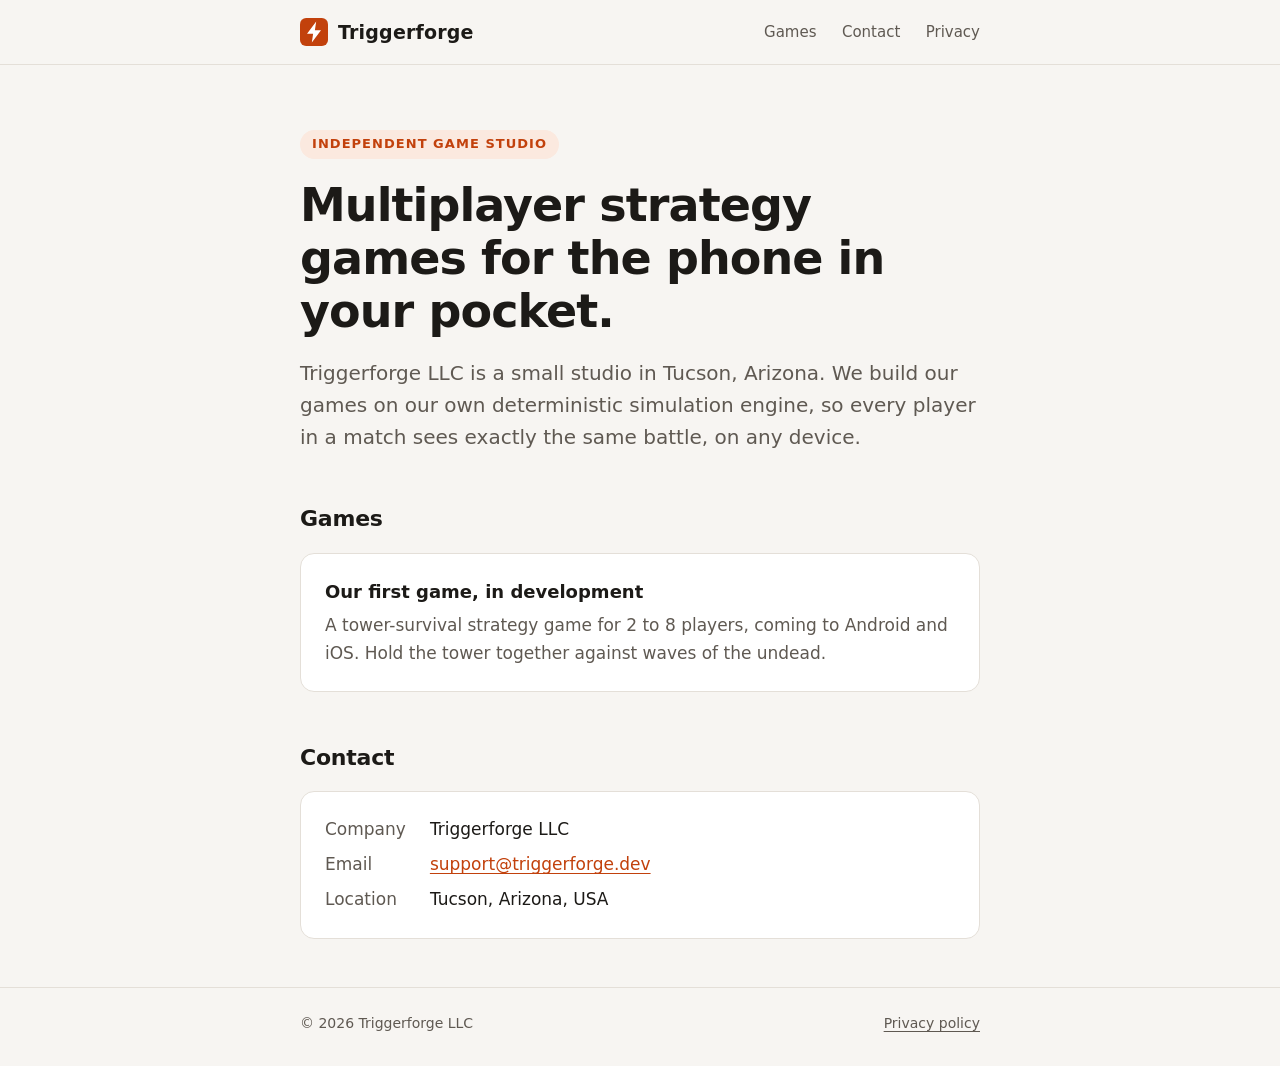
<file: index.html>
<!doctype html>
<html lang="en">
<head>
  <meta charset="utf-8">
  <meta name="viewport" content="width=device-width, initial-scale=1">
  <title>Triggerforge</title>
  <meta name="description" content="Triggerforge LLC is an independent game studio making multiplayer strategy games for mobile.">
  <link rel="icon" href="favicon.svg" type="image/svg+xml">
  <link rel="stylesheet" href="style.css">
</head>
<body>
  <header class="site">
    <div class="wrap">
      <a class="brand" href="./">
        <svg viewBox="0 0 32 32" aria-hidden="true"><rect width="32" height="32" rx="7" fill="#c2410c"/><path d="M18.5 4 8 18h7l-1.5 10L24 14h-7z" fill="#fff"/></svg>
        Triggerforge
      </a>
      <nav>
        <a class="wide" href="#games">Games</a>
        <a class="wide" href="#contact">Contact</a>
        <a href="privacy.html">Privacy</a>
      </nav>
    </div>
  </header>

  <main>
    <div class="wrap">
      <p class="eyebrow">Independent game studio</p>
      <h1>Multiplayer strategy games for the phone in your pocket.</h1>
      <p class="lede">Triggerforge LLC is a small studio in Tucson, Arizona. We build our games on our own deterministic simulation engine, so every player in a match sees exactly the same battle, on any device.</p>

      <h2 id="games">Games</h2>
      <div class="card">
        <h3>Our first game, in development</h3>
        <p>A tower-survival strategy game for 2 to 8 players, coming to Android and iOS. Hold the tower together against waves of the undead.</p>
      </div>

      <h2 id="contact">Contact</h2>
      <div class="card">
        <dl class="facts">
          <dt>Company</dt>
          <dd>Triggerforge LLC</dd>
          <dt>Email</dt>
          <dd><a href="mailto:support@triggerforge.dev">support@triggerforge.dev</a></dd>
          <dt>Location</dt>
          <dd>Tucson, Arizona, USA</dd>
        </dl>
      </div>
    </div>
  </main>

  <footer class="site">
    <div class="wrap">
      <span>&copy; 2026 Triggerforge LLC</span>
      <a href="privacy.html">Privacy policy</a>
    </div>
  </footer>
</body>
</html>
</file>
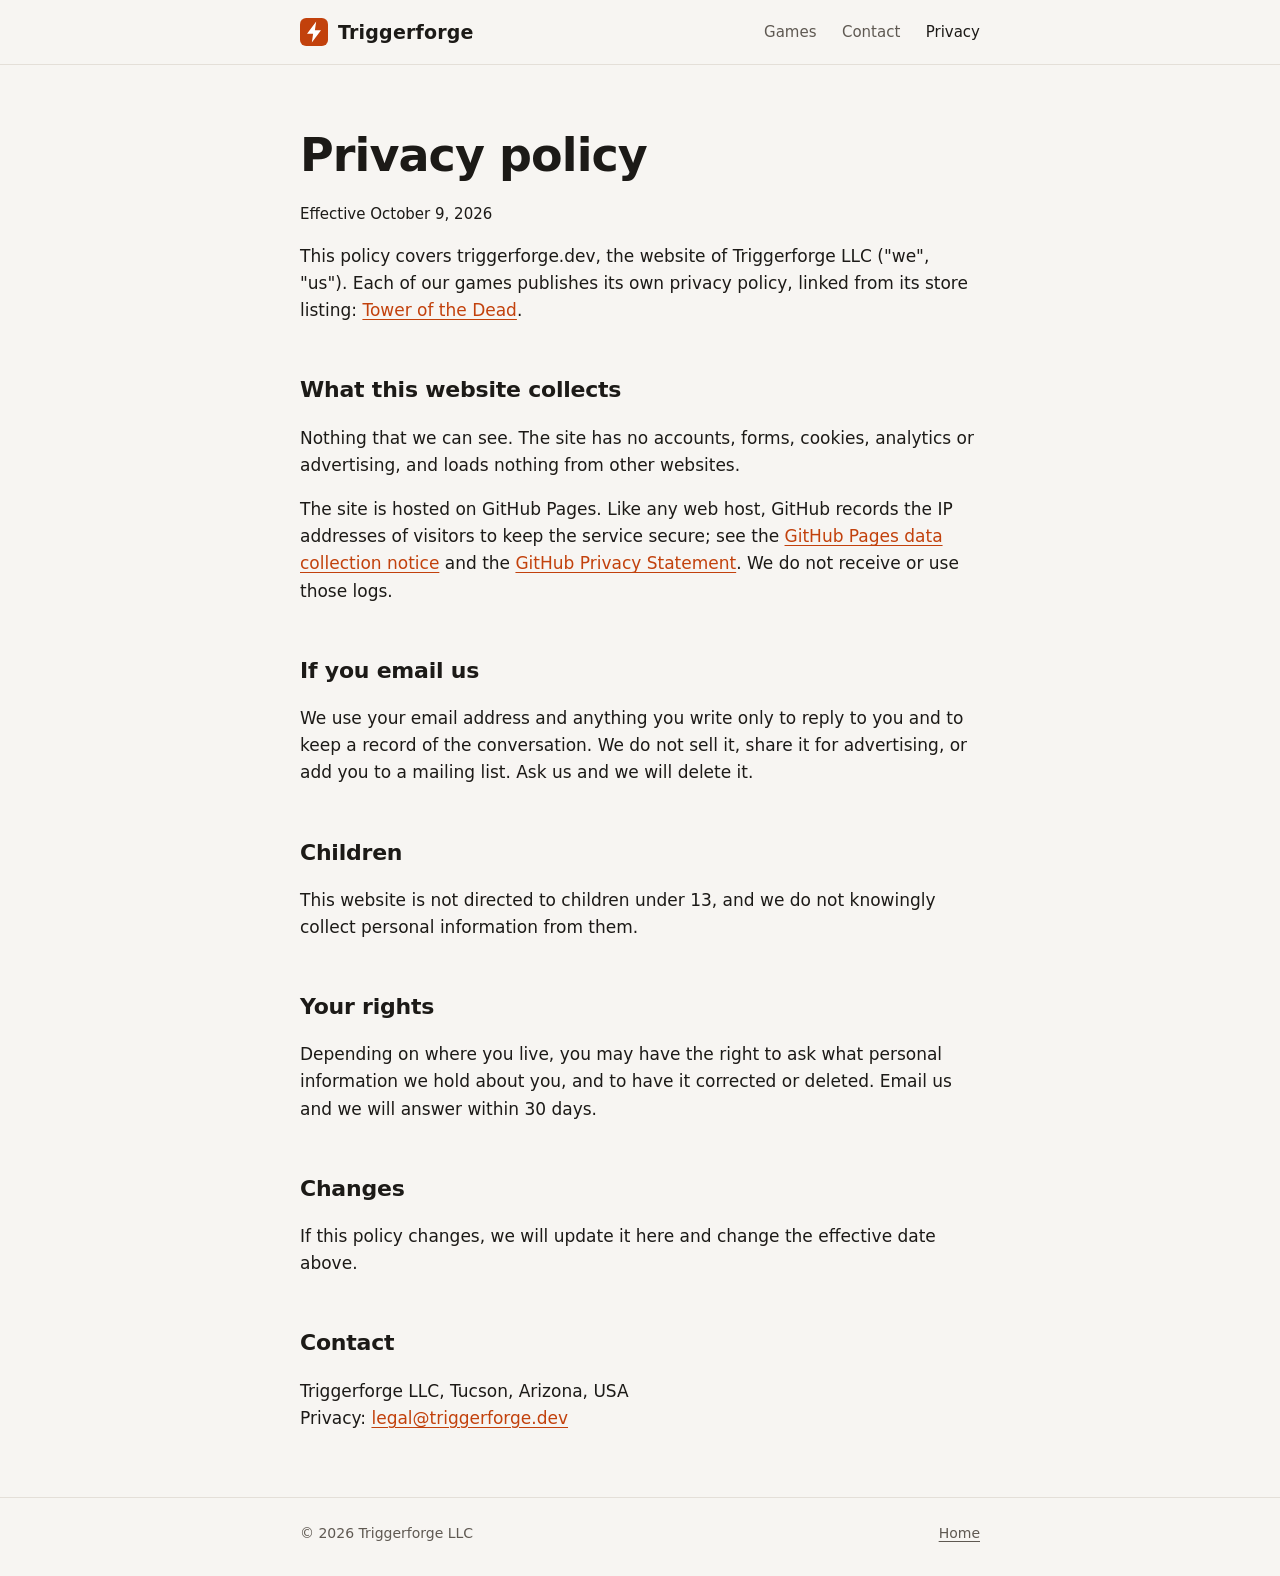
<file: privacy.html>
<!doctype html>
<html lang="en">
<head>
  <meta charset="utf-8">
  <meta name="viewport" content="width=device-width, initial-scale=1">
  <title>Privacy Policy · Triggerforge</title>
  <meta name="description" content="How Triggerforge LLC handles personal information on triggerforge.dev.">
  <link rel="icon" href="favicon.svg" type="image/svg+xml">
  <link rel="stylesheet" href="style.css">
</head>
<body>
  <header class="site">
    <div class="wrap">
      <a class="brand" href="./">
        <svg viewBox="0 0 32 32" aria-hidden="true"><rect width="32" height="32" rx="7" fill="#c2410c"/><path d="M18.5 4 8 18h7l-1.5 10L24 14h-7z" fill="#fff"/></svg>
        Triggerforge
      </a>
      <nav>
        <a class="wide" href="./#games">Games</a>
        <a class="wide" href="./#contact">Contact</a>
        <a href="privacy.html" aria-current="page">Privacy</a>
      </nav>
    </div>
  </header>

  <main>
    <div class="wrap prose">
      <h1>Privacy policy</h1>
      <p class="updated">Effective October 9, 2026</p>

      <p>This policy covers triggerforge.dev, the website of Triggerforge LLC ("we", "us"). Each of our games publishes its own privacy policy, linked from its store listing: <a href="tower-of-the-dead-privacy.html">Tower of the Dead</a>.</p>

      <h2>What this website collects</h2>
      <p>Nothing that we can see. The site has no accounts, forms, cookies, analytics or advertising, and loads nothing from other websites.</p>
      <p>The site is hosted on GitHub Pages. Like any web host, GitHub records the IP addresses of visitors to keep the service secure; see the <a href="https://docs.github.com/en/pages/getting-started-with-github-pages/about-github-pages#data-collection">GitHub Pages data collection notice</a> and the <a href="https://docs.github.com/en/site-policy/privacy-policies/github-general-privacy-statement">GitHub Privacy Statement</a>. We do not receive or use those logs.</p>

      <h2>If you email us</h2>
      <p>We use your email address and anything you write only to reply to you and to keep a record of the conversation. We do not sell it, share it for advertising, or add you to a mailing list. Ask us and we will delete it.</p>

      <h2>Children</h2>
      <p>This website is not directed to children under 13, and we do not knowingly collect personal information from them.</p>

      <h2>Your rights</h2>
      <p>Depending on where you live, you may have the right to ask what personal information we hold about you, and to have it corrected or deleted. Email us and we will answer within 30 days.</p>

      <h2>Changes</h2>
      <p>If this policy changes, we will update it here and change the effective date above.</p>

      <h2>Contact</h2>
      <p>Triggerforge LLC, Tucson, Arizona, USA<br>
      Privacy: <a href="mailto:legal@triggerforge.dev">legal@triggerforge.dev</a></p>
    </div>
  </main>

  <footer class="site">
    <div class="wrap">
      <span>&copy; 2026 Triggerforge LLC</span>
      <a href="./">Home</a>
    </div>
  </footer>
</body>
</html>
</file>
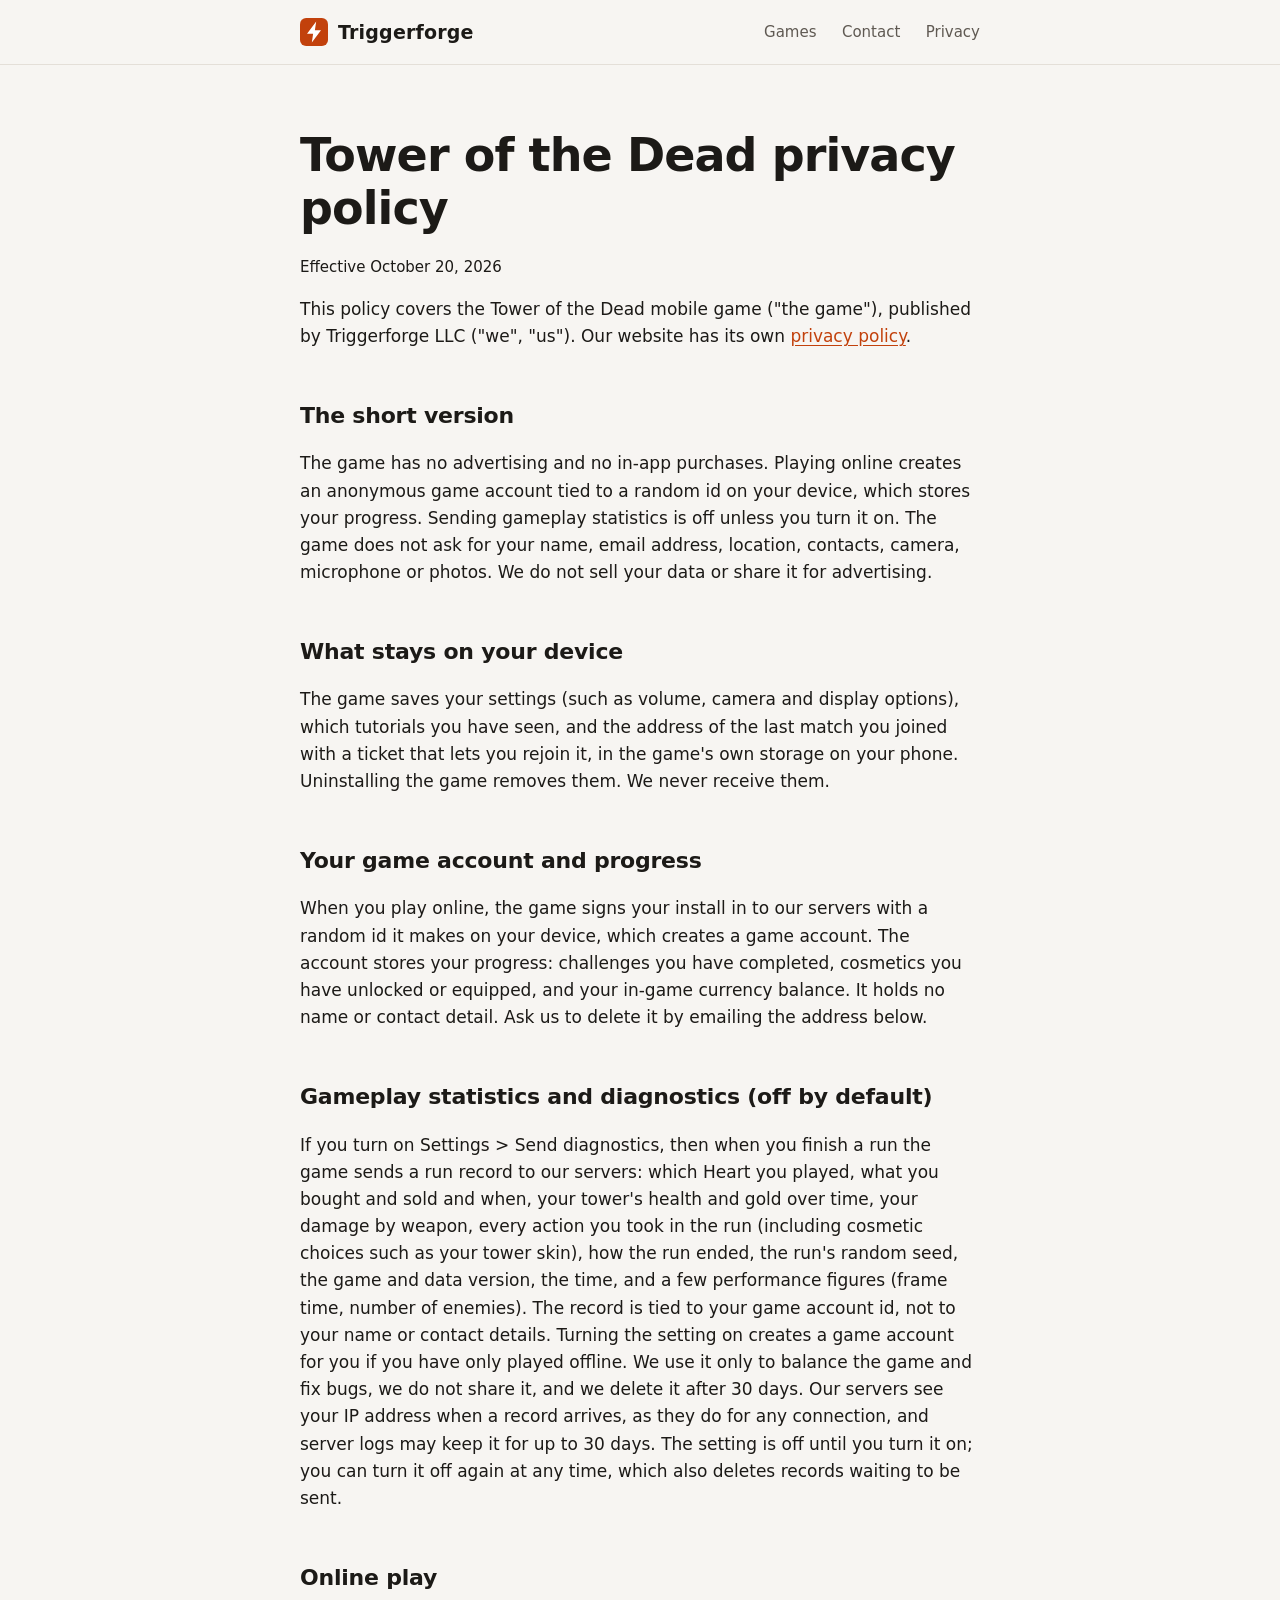
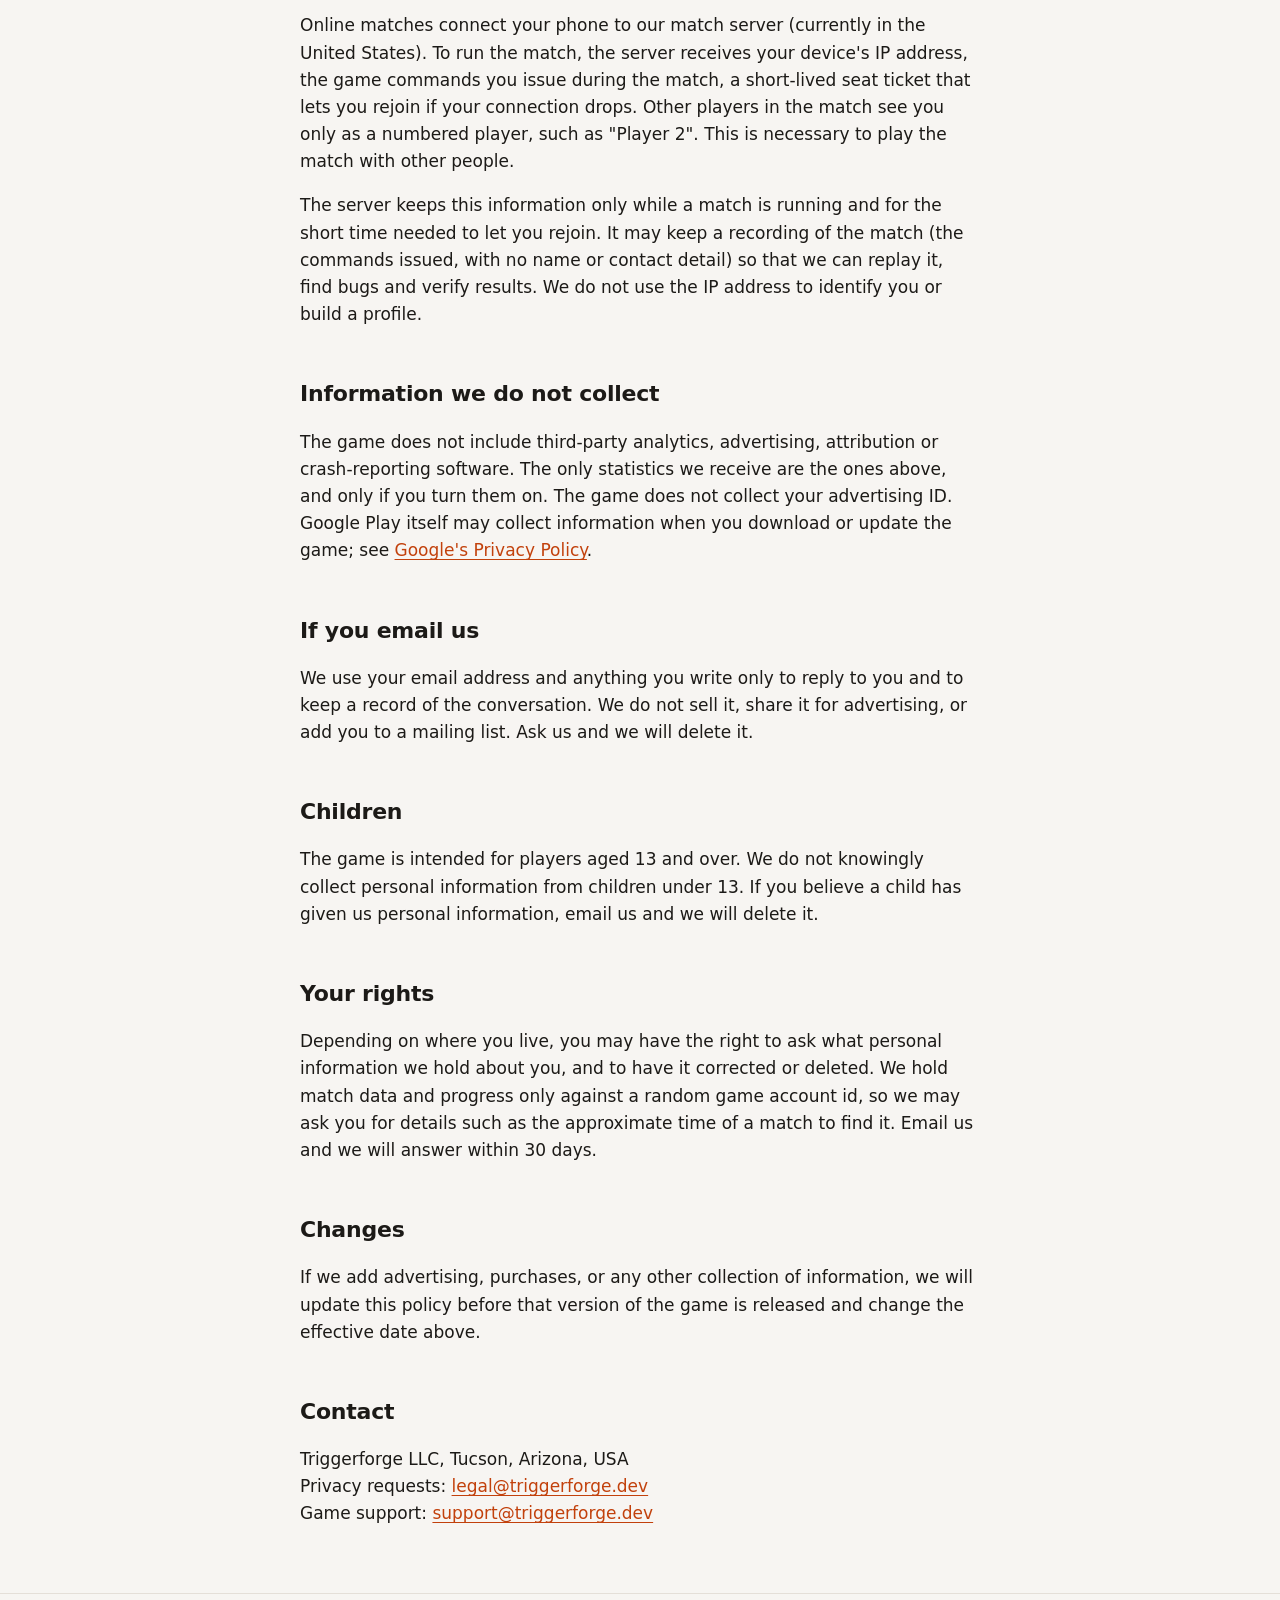
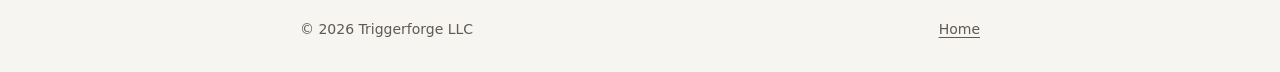
<file: tower-of-the-dead-privacy.html>
<!doctype html>
<html lang="en">
<head>
  <meta charset="utf-8">
  <meta name="viewport" content="width=device-width, initial-scale=1">
  <title>Tower of the Dead Privacy Policy · Triggerforge</title>
  <meta name="description" content="How Triggerforge LLC handles personal information in the Tower of the Dead mobile game.">
  <link rel="icon" href="favicon.svg" type="image/svg+xml">
  <link rel="stylesheet" href="style.css">
</head>
<body>
  <header class="site">
    <div class="wrap">
      <a class="brand" href="./">
        <svg viewBox="0 0 32 32" aria-hidden="true"><rect width="32" height="32" rx="7" fill="#c2410c"/><path d="M18.5 4 8 18h7l-1.5 10L24 14h-7z" fill="#fff"/></svg>
        Triggerforge
      </a>
      <nav>
        <a class="wide" href="./#games">Games</a>
        <a class="wide" href="./#contact">Contact</a>
        <a href="privacy.html">Privacy</a>
      </nav>
    </div>
  </header>

  <main>
    <div class="wrap prose">
      <h1>Tower of the Dead privacy policy</h1>
      <p class="updated">Effective October 20, 2026</p>

      <p>This policy covers the Tower of the Dead mobile game ("the game"), published by Triggerforge LLC ("we", "us"). Our website has its own <a href="privacy.html">privacy policy</a>.</p>

      <h2>The short version</h2>
      <p>The game has no advertising and no in-app purchases. Playing online creates an anonymous game account tied to a random id on your device, which stores your progress. Sending gameplay statistics is off unless you turn it on. The game does not ask for your name, email address, location, contacts, camera, microphone or photos. We do not sell your data or share it for advertising.</p>

      <h2>What stays on your device</h2>
      <p>The game saves your settings (such as volume, camera and display options), which tutorials you have seen, and the address of the last match you joined with a ticket that lets you rejoin it, in the game's own storage on your phone. Uninstalling the game removes them. We never receive them.</p>

      <h2>Your game account and progress</h2>
      <p>When you play online, the game signs your install in to our servers with a random id it makes on your device, which creates a game account. The account stores your progress: challenges you have completed, cosmetics you have unlocked or equipped, and your in-game currency balance. It holds no name or contact detail. Ask us to delete it by emailing the address below.</p>

      <h2>Gameplay statistics and diagnostics (off by default)</h2>
      <p>If you turn on Settings &gt; Send diagnostics, then when you finish a run the game sends a run record to our servers: which Heart you played, what you bought and sold and when, your tower's health and gold over time, your damage by weapon, every action you took in the run (including cosmetic choices such as your tower skin), how the run ended, the run's random seed, the game and data version, the time, and a few performance figures (frame time, number of enemies). The record is tied to your game account id, not to your name or contact details. Turning the setting on creates a game account for you if you have only played offline. We use it only to balance the game and fix bugs, we do not share it, and we delete it after 30 days. Our servers see your IP address when a record arrives, as they do for any connection, and server logs may keep it for up to 30 days. The setting is off until you turn it on; you can turn it off again at any time, which also deletes records waiting to be sent.</p>

      <h2>Online play</h2>
      <p>Online matches connect your phone to our match server (currently in the United States). To run the match, the server receives your device's IP address, the game commands you issue during the match, a short-lived seat ticket that lets you rejoin if your connection drops. Other players in the match see you only as a numbered player, such as "Player 2". This is necessary to play the match with other people.</p>
      <p>The server keeps this information only while a match is running and for the short time needed to let you rejoin. It may keep a recording of the match (the commands issued, with no name or contact detail) so that we can replay it, find bugs and verify results. We do not use the IP address to identify you or build a profile.</p>

      <h2>Information we do not collect</h2>
      <p>The game does not include third-party analytics, advertising, attribution or crash-reporting software. The only statistics we receive are the ones above, and only if you turn them on. The game does not collect your advertising ID. Google Play itself may collect information when you download or update the game; see <a href="https://policies.google.com/privacy">Google's Privacy Policy</a>.</p>

      <h2>If you email us</h2>
      <p>We use your email address and anything you write only to reply to you and to keep a record of the conversation. We do not sell it, share it for advertising, or add you to a mailing list. Ask us and we will delete it.</p>

      <h2>Children</h2>
      <p>The game is intended for players aged 13 and over. We do not knowingly collect personal information from children under 13. If you believe a child has given us personal information, email us and we will delete it.</p>

      <h2>Your rights</h2>
      <p>Depending on where you live, you may have the right to ask what personal information we hold about you, and to have it corrected or deleted. We hold match data and progress only against a random game account id, so we may ask you for details such as the approximate time of a match to find it. Email us and we will answer within 30 days.</p>

      <h2>Changes</h2>
      <p>If we add advertising, purchases, or any other collection of information, we will update this policy before that version of the game is released and change the effective date above.</p>

      <h2>Contact</h2>
      <p>Triggerforge LLC, Tucson, Arizona, USA<br>
      Privacy requests: <a href="mailto:legal@triggerforge.dev">legal@triggerforge.dev</a><br>
      Game support: <a href="mailto:support@triggerforge.dev">support@triggerforge.dev</a></p>
    </div>
  </main>

  <footer class="site">
    <div class="wrap">
      <span>&copy; 2026 Triggerforge LLC</span>
      <a href="./">Home</a>
    </div>
  </footer>
</body>
</html>
</file>
<file: style.css>
:root {
  --bg: #f7f5f2;
  --surface: #ffffff;
  --text: #1c1a17;
  --muted: #5f5952;
  --line: #e4dfd8;
  --accent: #c2410c;
  --accent-soft: #fbe9df;
  color-scheme: light;
}

@media (prefers-color-scheme: dark) {
  :root {
    --bg: #14120f;
    --surface: #1d1a16;
    --text: #f1ece5;
    --muted: #a59d93;
    --line: #2e2a25;
    --accent: #fb8a4c;
    --accent-soft: #2a1b12;
    color-scheme: dark;
  }
}

* { box-sizing: border-box; }

html { -webkit-text-size-adjust: 100%; }

body {
  margin: 0;
  background: var(--bg);
  color: var(--text);
  font: 17px/1.6 system-ui, -apple-system, "Segoe UI", Roboto, "Helvetica Neue", Arial, sans-serif;
}

a { color: var(--accent); text-underline-offset: 3px; }
a:hover { text-decoration-thickness: 2px; }

.wrap {
  max-width: 720px;
  margin: 0 auto;
  padding: 0 20px;
}

header.site {
  border-bottom: 1px solid var(--line);
}

header.site .wrap {
  display: flex;
  align-items: center;
  justify-content: space-between;
  gap: 16px;
  height: 64px;
}

.brand {
  display: inline-flex;
  align-items: center;
  gap: 10px;
  color: var(--text);
  text-decoration: none;
  font-weight: 700;
  font-size: 19px;
  letter-spacing: 0.01em;
}

.brand svg { width: 28px; height: 28px; flex: none; }

nav a {
  white-space: nowrap;
  color: var(--muted);
  text-decoration: none;
  font-size: 15px;
  margin-left: 20px;
}

nav a:hover, nav a[aria-current="page"] { color: var(--text); }

main { padding: 64px 0 48px; }

.eyebrow {
  display: inline-block;
  font-size: 13px;
  font-weight: 600;
  letter-spacing: 0.08em;
  text-transform: uppercase;
  color: var(--accent);
  background: var(--accent-soft);
  border-radius: 999px;
  padding: 4px 12px;
  margin: 0 0 20px;
}

h1 {
  font-size: clamp(32px, 6vw, 46px);
  line-height: 1.15;
  letter-spacing: -0.02em;
  margin: 0 0 20px;
}

h2 {
  font-size: 22px;
  letter-spacing: -0.01em;
  margin: 48px 0 12px;
}

.lede {
  font-size: 20px;
  color: var(--muted);
  margin: 0;
  max-width: 34em;
}

.card {
  background: var(--surface);
  border: 1px solid var(--line);
  border-radius: 14px;
  padding: 24px;
  margin-top: 16px;
}

.card h3 { margin: 0 0 6px; font-size: 18px; }
.card p { margin: 0; color: var(--muted); }

.facts {
  display: grid;
  grid-template-columns: max-content 1fr;
  gap: 8px 24px;
  margin: 0;
}

.facts dt { color: var(--muted); }
.facts dd { margin: 0; }

.prose p, .prose li { color: var(--text); }
.prose ul { padding-left: 22px; }
.updated { color: var(--muted); font-size: 15px; margin: 0 0 8px; }

footer.site {
  border-top: 1px solid var(--line);
  color: var(--muted);
  font-size: 14px;
}

footer.site .wrap {
  display: flex;
  flex-wrap: wrap;
  justify-content: space-between;
  gap: 8px 24px;
  padding-top: 24px;
  padding-bottom: 32px;
}

footer.site a { color: var(--muted); }

@media (max-width: 480px) {
  body { font-size: 16px; }
  main { padding-top: 40px; }
  .lede { font-size: 18px; }
  nav a.wide { display: none; }
  .facts { grid-template-columns: 1fr; gap: 2px; }
  .facts dd { margin-bottom: 10px; }
}
</file>
